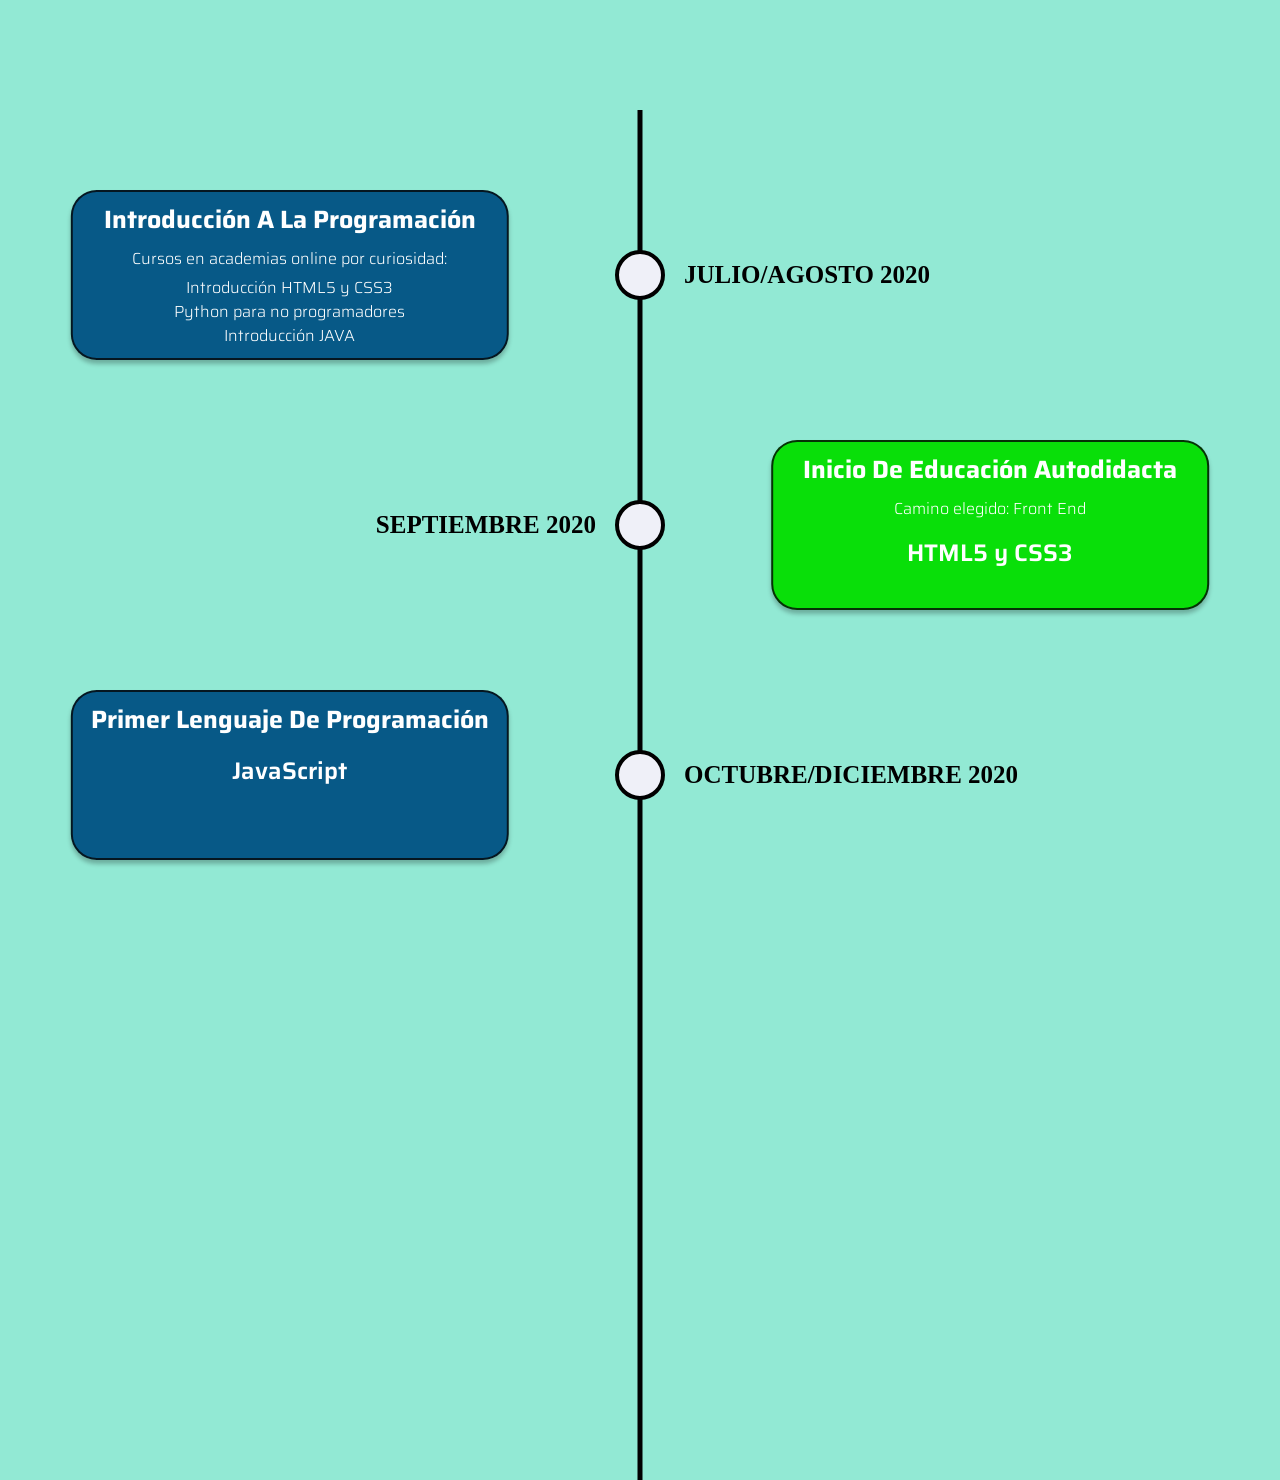
<file: docs/index.html>
<!DOCTYPE html>
<html lang="en">

<head>
    <meta charset="UTF-8">
    <meta name="viewport" content="width=device-width, initial-scale=1.0">

    <!-- SCSS compiled -->
    <link rel="stylesheet" href="./style.css">

    <!-- Animate On Scroll Library -->
    <link href="https://unpkg.com/aos@2.3.1/dist/aos.css" rel="stylesheet">


    <title>Personal Timeline</title>
</head>

<body>

    <main>
        <div class="etapasContainer">
            <div class="mainLine"></div>
            <div class="etapa left" data-aos="zoom-in" data-aos-duration="800">
                <div class="left-card">
                    <h3>introducción a la programación</h3>
                    <p>Cursos en academias online por curiosidad:
                    <ul>Introducción HTML5 y CSS3</ul>
                    <ul>Python para no programadores</ul>
                    <ul>Introducción JAVA</ul>
                    </p>
                </div>
                <div class="date">JULIO/AGOSTO 2020</div>
                <div class="circle"></div>
            </div>
            <div class="etapa " data-aos="zoom-in" data-aos-duration="800">
                <div class="date rightDate">SEPTIEMBRE 2020</div>
                <div class="right-card">
                    <h3>Inicio de educación autodidacta</h3>
                    <p>Camino elegido: Front End</p>
                    <p class="tecnologia">HTML5 y CSS3</p>
                </div>
                <div class="circle"></div>
            </div>
            <div class="etapa left" data-aos="zoom-in" data-aos-duration="800">
                <div class="left-card">
                    <h3>Primer lenguaje de programación</h3>
                    <p class="tecnologia">JavaScript</p>
                </div>
                <div class="date">OCTUBRE/DICIEMBRE 2020</div>
                <div class="circle"></div>
            </div>
            <div class="etapa" data-aos="zoom-in" data-aos-duration="800">
                <div class="date">DICIEMBRE 2020</div>
                <div class="right-card">
                    <h3>Inicio de educación autodidacta</h3>
                    <p>Camino elegido: Front End</p>
                    <p class="tecnologia">HTML5 y CSS3</p>
                </div>
                <div class="circle"></div>
            </div>
            <div class="etapa left" data-aos="zoom-in" data-aos-duration="800">
                <div class="left-card">
                    <h3>introducción a la programación</h3>
                    <p>Cursos en academias online por curiosidad:
                    <ul>Introducción HTML5 y CSS3</ul>
                    <ul>Python para no programadores</ul>
                    <ul>Introducción JAVA</ul>
                    </p>
                </div>
                <div class="date">ENERO 2021</div>
                <div class="circle"></div>
            </div>

        </div>

    </main>

    <script src="https://unpkg.com/aos@2.3.1/dist/aos.js"></script>
    <script>
        AOS.init();
    </script>

</body>

</html>
</file>
<file: docs/style.css>
@import url("https://fonts.googleapis.com/css2?family=Roboto:wght@300;500&display=swap");@import url("https://fonts.googleapis.com/css2?family=Saira:wght@100;300;500;600&display=swap");.left-card,.right-card{height:170px;width:438px;color:#fff;mix-blend-mode:normal;border:2px solid rgba(5,5,5,0.79);-webkit-box-sizing:border-box;box-sizing:border-box;-webkit-box-shadow:0px 4px 4px rgba(0,0,0,0.25);box-shadow:0px 4px 4px rgba(0,0,0,0.25);border-radius:26px;text-align:center;font-family:"Saira",sans-serif}.left-card h3,.right-card h3{margin:8px;text-transform:capitalize;font-size:2.5rem}.left-card p,.right-card p,.left-card ul,.right-card ul{font-size:1.6rem;font-style:normal;font-weight:300;line-height:24px;letter-spacing:0em;margin:5px 0}.left-card ul,.right-card ul{text-align:center;-webkit-padding-start:0;padding-inline-start:0;margin:0}.left-card .tecnologia,.right-card .tecnologia{font-size:2.4rem;font-weight:600;margin:20px 0}.left-card{background-color:rgba(6,88,134,0.99);-webkit-transform:translateX(-40%);transform:translateX(-40%)}.right-card{background-color:#09df09;-webkit-transform:translateX(40%);transform:translateX(40%)}html{font-size:10px}body{background-color:#92E9D4;margin:0;padding:0}.etapasContainer{position:relative;margin-top:10vh;height:-webkit-max-content;height:-moz-max-content;height:max-content;padding:20px 0}.etapa{display:-webkit-box;display:-ms-flexbox;display:flex;-webkit-box-pack:center;-ms-flex-pack:center;justify-content:center;-webkit-box-align:center;-ms-flex-align:center;align-items:center;width:80%;margin:80px auto}.mainLine{background-color:black;width:5px;height:100%;position:absolute;left:50%;-webkit-transform:translateX(-50%);transform:translateX(-50%)}.circle{width:50px;height:50px;border-radius:50%;background:#EFF0F8;border:4px solid #000000;-webkit-box-sizing:border-box;box-sizing:border-box;position:absolute;left:50%;-webkit-transform:translateX(-50%);transform:translateX(-50%)}.date{font-size:2.5rem;font-weight:600;width:350px;text-align:end}.left .date{text-align:start}
/*# sourceMappingURL=style.css.map */
</file>
